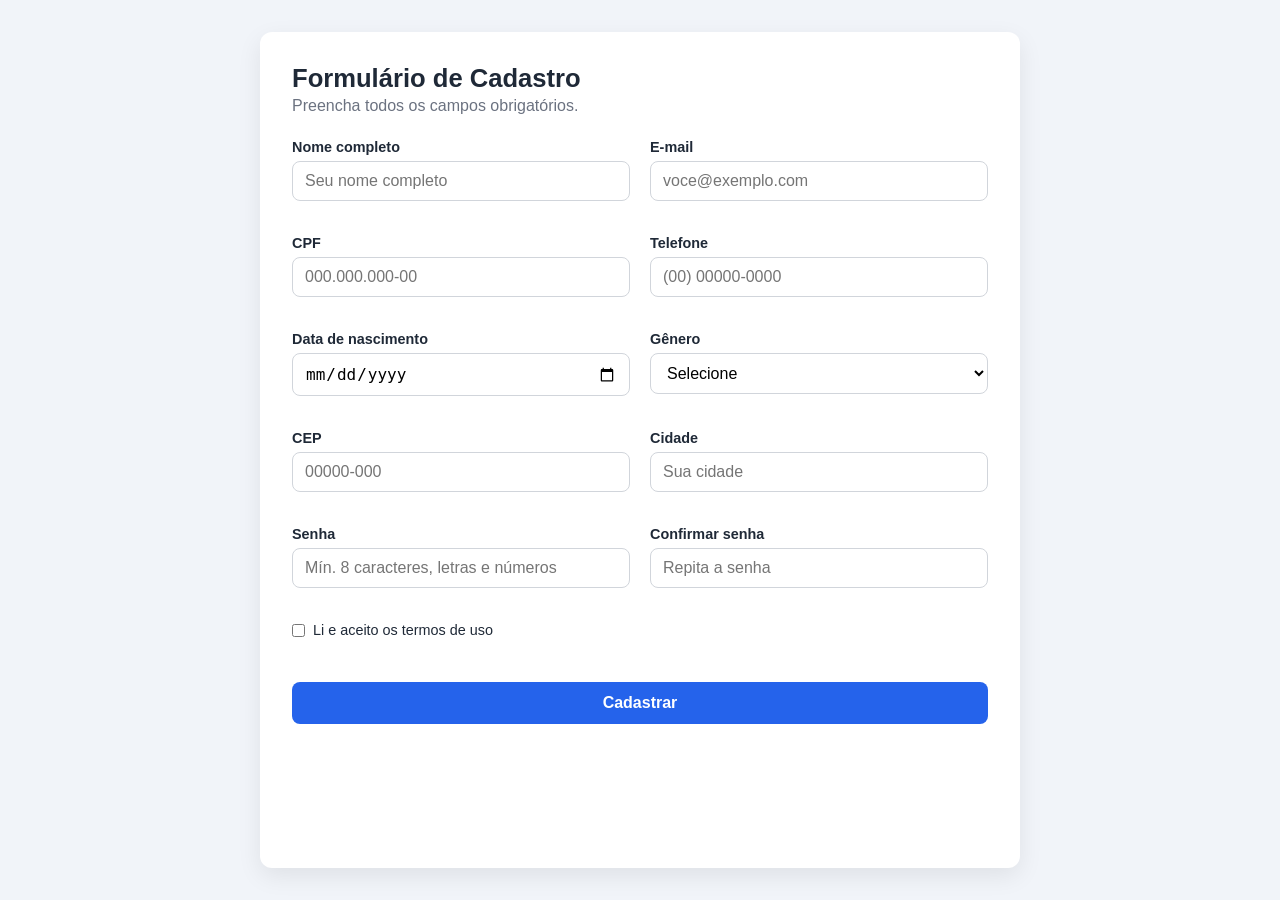
<file: atv aula 8/index.html>
<!DOCTYPE html>
<html lang="pt-BR">
<head>
  <meta charset="UTF-8">
  <meta name="viewport" content="width=device-width, initial-scale=1.0">
  <title>Cadastro</title>
  <link rel="stylesheet" href="style.css">
</head>
<body>
  <main class="container">
    <h1>Formulário de Cadastro</h1>
    <p class="subtitulo">Preencha todos os campos obrigatórios.</p>

    <form id="formCadastro" novalidate>
      <div class="grid">
        <div class="campo">
          <label for="nome">Nome completo</label>
          <input type="text" id="nome" name="nome" placeholder="Seu nome completo">
          <span class="erro" id="erro-nome"></span>
        </div>

        <div class="campo">
          <label for="email">E-mail</label>
          <input type="email" id="email" name="email" placeholder="voce@exemplo.com">
          <span class="erro" id="erro-email"></span>
        </div>

        <div class="campo">
          <label for="cpf">CPF</label>
          <input type="text" id="cpf" name="cpf" placeholder="000.000.000-00" maxlength="14" inputmode="numeric">
          <span class="erro" id="erro-cpf"></span>
        </div>

        <div class="campo">
          <label for="telefone">Telefone</label>
          <input type="text" id="telefone" name="telefone" placeholder="(00) 00000-0000" maxlength="15" inputmode="numeric">
          <span class="erro" id="erro-telefone"></span>
        </div>

        <div class="campo">
          <label for="nascimento">Data de nascimento</label>
          <input type="date" id="nascimento" name="nascimento">
          <span class="erro" id="erro-nascimento"></span>
        </div>

        <div class="campo">
          <label for="genero">Gênero</label>
          <select id="genero" name="genero">
            <option value="">Selecione</option>
            <option value="feminino">Feminino</option>
            <option value="masculino">Masculino</option>
            <option value="outro">Outro</option>
            <option value="nao-informar">Prefiro não informar</option>
          </select>
          <span class="erro" id="erro-genero"></span>
        </div>

        <div class="campo">
          <label for="cep">CEP</label>
          <input type="text" id="cep" name="cep" placeholder="00000-000" maxlength="9" inputmode="numeric">
          <span class="erro" id="erro-cep"></span>
        </div>

        <div class="campo">
          <label for="cidade">Cidade</label>
          <input type="text" id="cidade" name="cidade" placeholder="Sua cidade">
          <span class="erro" id="erro-cidade"></span>
        </div>

        <div class="campo">
          <label for="senha">Senha</label>
          <input type="password" id="senha" name="senha" placeholder="Mín. 8 caracteres, letras e números">
          <span class="erro" id="erro-senha"></span>
        </div>

        <div class="campo">
          <label for="confirmaSenha">Confirmar senha</label>
          <input type="password" id="confirmaSenha" name="confirmaSenha" placeholder="Repita a senha">
          <span class="erro" id="erro-confirmaSenha"></span>
        </div>
      </div>

      <div class="campo termos">
        <label class="checkbox">
          <input type="checkbox" id="termos" name="termos">
          <span>Li e aceito os termos de uso</span>
        </label>
        <span class="erro" id="erro-termos"></span>
      </div>

      <button type="submit" id="btnEnviar">Cadastrar</button>
    </form>
  </main>

  <script src="script.js"></script>
</body>
</html>
</file>
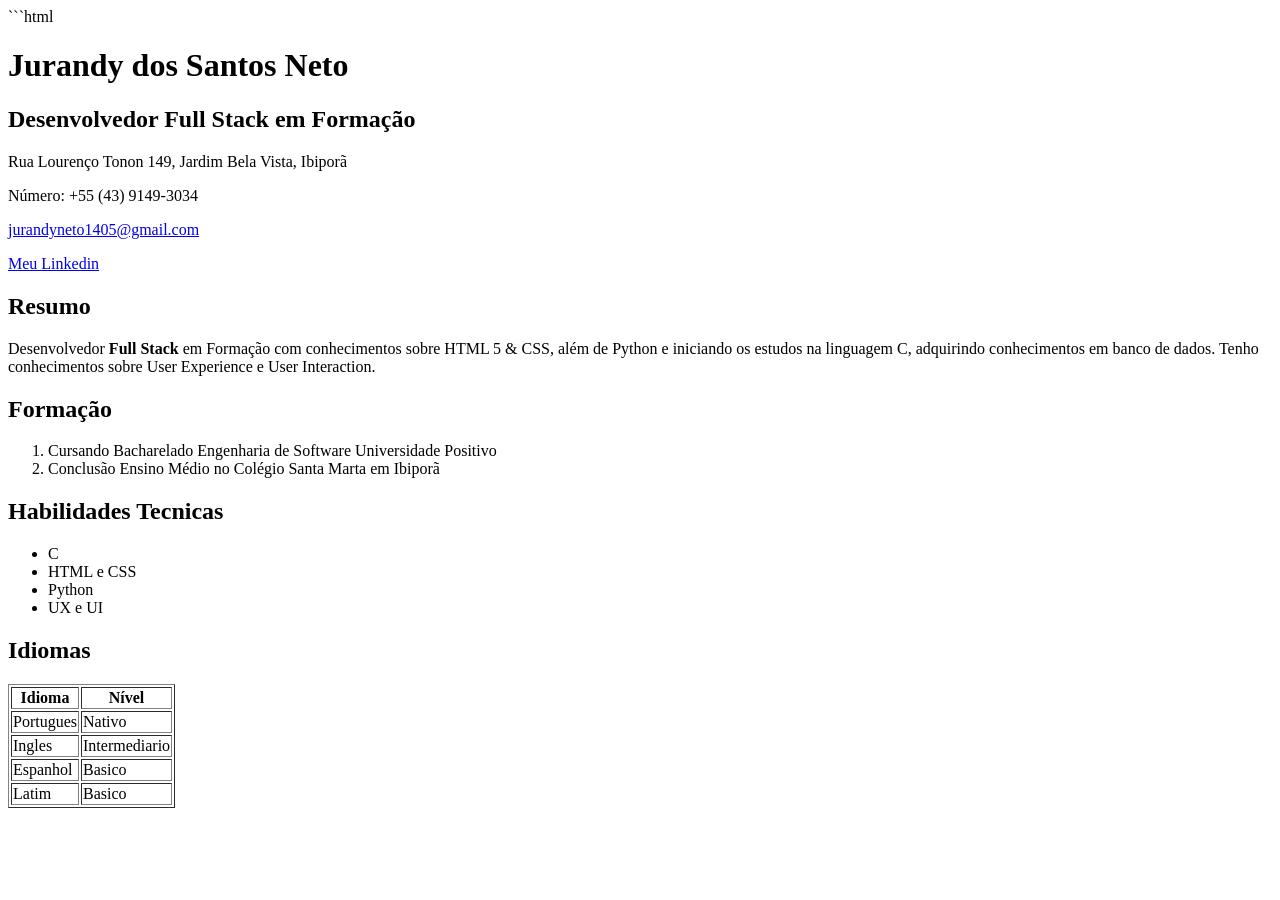
<file: Aula 2/index.html>
```html
<!DOCTYPE html>
<html lang="pt-br">
<head>
    <meta charset="UTF-8">
    <title>Currículo Jurandy dos Santos Neto</title>
</head>
<body>
    <div id="cabecalho">
        <h1>Jurandy dos Santos Neto</h1>

        <h2>Desenvolvedor Full Stack em Formação</h2>

        <p>
            Rua Lourenço Tonon 149, Jardim Bela Vista, Ibiporã
        </p>

        <p>
            Número: +55 (43) 9149-3034
        </p>

        <p>
            <a href="mailto:jurandyneto1405@gmail.com">
                jurandyneto1405@gmail.com
            </a>
        </p>

        <p>
            <a href="https://www.linkedin.com/in/jurandysantosneto">
                Meu Linkedin
            </a>
        </p>
    </div>

    <div id="corpo">
        <div id="Resumo">
            <h2>Resumo</h2>
            <p>
                Desenvolvedor <b>Full Stack</b> em Formação com conhecimentos
                sobre HTML 5 & CSS, além de Python e iniciando os estudos na
                linguagem C, adquirindo conhecimentos em banco de dados.
                Tenho conhecimentos sobre User Experience e User Interaction.
            </p>
        </div>

        <div id="Formação">
            <h2>Formação</h2>
            <ol>
                <li>
                    Cursando Bacharelado Engenharia de Software
                    Universidade Positivo
                </li>
                <li>
                    Conclusão Ensino Médio no Colégio Santa Marta em Ibiporã
                </li>
            </ol>
        </div>

        <div id="Habilidades Tecnicas">
            <h2>Habilidades Tecnicas</h2>
            <ul>
                <li>C</li>
                <li>HTML e CSS</li>
                <li>Python</li>
                <li>UX e UI</li>
            </ul>
        </div>

        <div id="idomas">
            <h2>Idiomas</h2>
            <table border="1">
                <tr>
                    <th>Idioma</th>
                    <th>Nível</th>
                </tr>
                <tr>
                    <td>Portugues</td>
                    <td>Nativo</td>
                </tr>
                <tr>
                    <td>Ingles</td>
                    <td>Intermediario</td>
                </tr>
                <tr>
                    <td>Espanhol</td>
                    <td>Basico</td>
                </tr>
                <tr>
                    <td>Latim</td>
                    <td>Basico</td>
                </tr>
            </table>
        </div>
    </div>
</body>
</html>
</file>
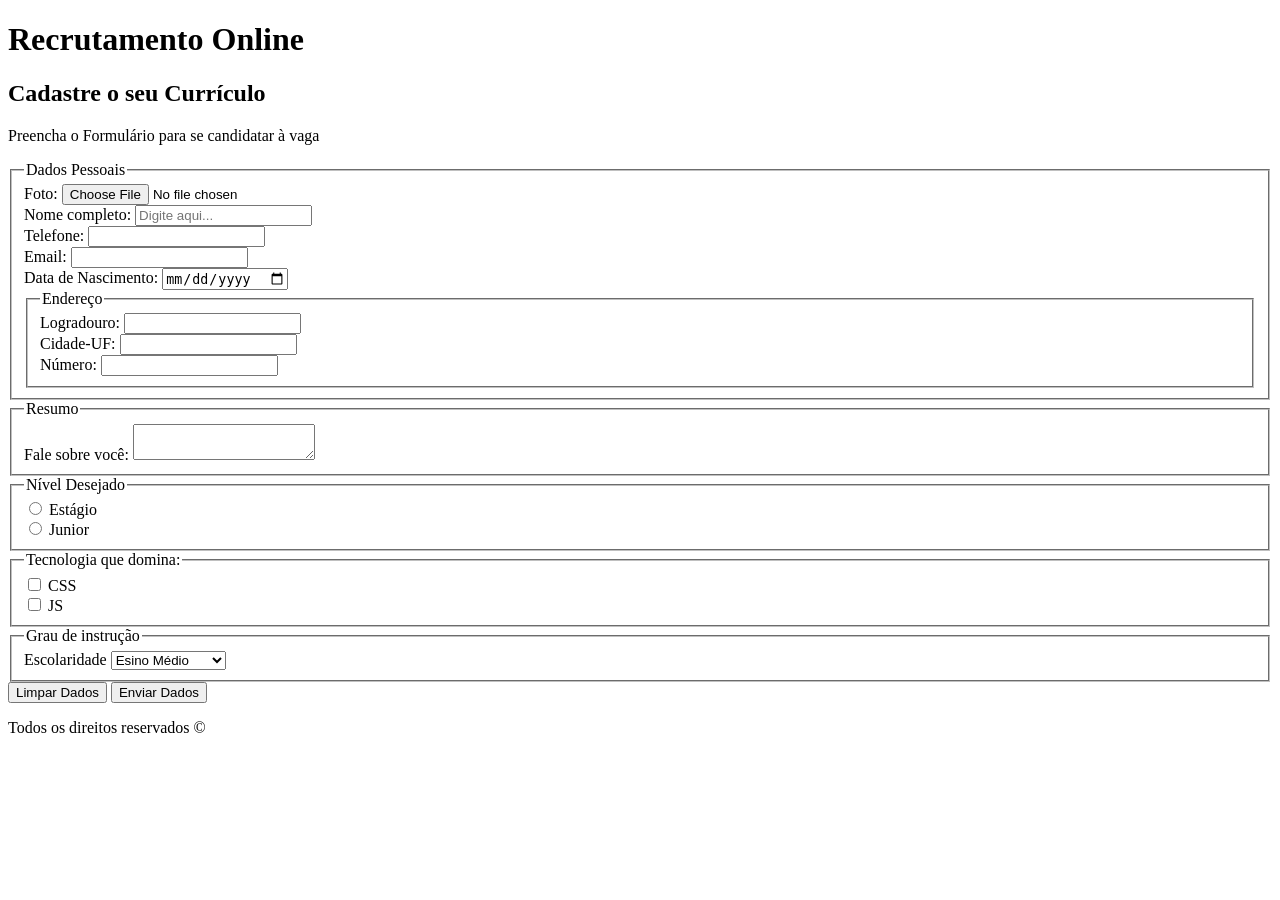
<file: Aula 3/index.html>
<!DOCTYPE html>
<html lang="pt-br">
    <head>
        <title>Recrutamento Online</title>
        <meta charset="UTF-8">
    </head>
    <body>
        <header>
            <h1>Recrutamento Online</h1>
        </header>
        <main>
            <section>
                <h2>Cadastre o seu Currículo</h2>
                <form action="https://postman-echo.com/post" method="post" enctype="multipart/form-data">
                    <p>Preencha o Formulário para se candidatar à vaga</p>
                    <fieldset>
                        <legend>Dados Pessoais</legend>
                        <div>
                            <label for="foto_id">Foto:</label>
                            <input id="foto" name="foto" type="file" accept="imagem/*">
                        </div>

                        <div>
                         <label for="nome_id">Nome completo:</label>
                         <input id="nome_id" name="nome" type="text" placeholder="Digite aqui...">
                        </div>

                        <div>
                         <label for="telefone_id">Telefone:</label>
                         <input id="telefone_id" name="telefone" type="tel" required>
                        </div>

                        <div>
                            <label for="email_id">Email:</label>
                            <input id="email_id" name="email" type="email">
                        </div>

                        <div>
                            <label for="data_nasc_id">Data de Nascimento:</label>
                            <input id="data_nasc_id" name="data_nasc" type="date">
                        </div>

                        <fieldset>
                            <legend>Endereço</legend>

                            <div>
                                <label for="logradouro_id">Logradouro:</label>
                                <input id="logradouro_id" name="logradouro" type="text">
                            </div>

                            <div>
                                <label for="cidade_id">Cidade-UF:</label>
                                <input id="cidade_id" name="cidade" type="text">
                            </div>

                            <div>
                                <label for="numero_id">Número:</label>
                                <input id="numero_id" name="numero" type="number">
                            </div>

                        </fieldset>

                    </fieldset>
                    <fieldset>
                        <legend>Resumo</legend>
                        <div>
                            <label for="resumo_id">Fale sobre você:</label>
                            <textarea id="resumo_id" name="resumo"></textarea>
                        </div>
                    </fieldset>

                    <fieldset>
                        <legend>Nível Desejado</legend>
                        <div>
                            <input id="nivel_estagio_id"
                                   name="nivel"
                                   type="radio"
                                   value="estagio">
                            <label for="nivel_estagio_id">Estágio</label>
                        </div>
                        
                        <div>
                            <input id="nivel_junior_id"
                                   name="nivel"
                                   type="radio"
                                   value="junior">
                            <label for="nivel_junior_id">Junior</label>
                        </div>
                    </fieldset>
                    <fieldset>
                        <legend>Tecnologia que domina:</legend>
                        <div>
                            <input id="tec_html_id"
                                    name="tecnologia"
                                    type="checkbox"
                                    value="css">
                            <label for="tec_css_id">CSS</label>
                        </div>
                        <div>
                            <input id="tec_js_id"
                                    name="tecnologia"
                                    type="checkbox"
                                    value="js">
                            <label for="tec_js_id">JS</label>
                        </div>
                    </fieldset>

                    <fieldset>
                        <legend>Grau de instrução</legend>
                        <div>
                            <label for="escolaridade_id">Escolaridade</label>
                            <select id="escolaridade_id" name="escolaridade">
                                <option value="medio">Esino Médio</option>
                                <option value="graduacao">Graduação</option>
                                <option value="pos">Pós Graduação</option>
                            </select>
                        </div>
                    </fieldset>
                    <div>
                        <button type="reset">Limpar Dados</button>
                        <button type="submit">Enviar Dados</button>
                    </div>
                </form>
            </section>
        </main>
        <footer>
            <p>Todos os direitos reservados &copy;</p>
        </footer>
    </body>
</html>
</file>
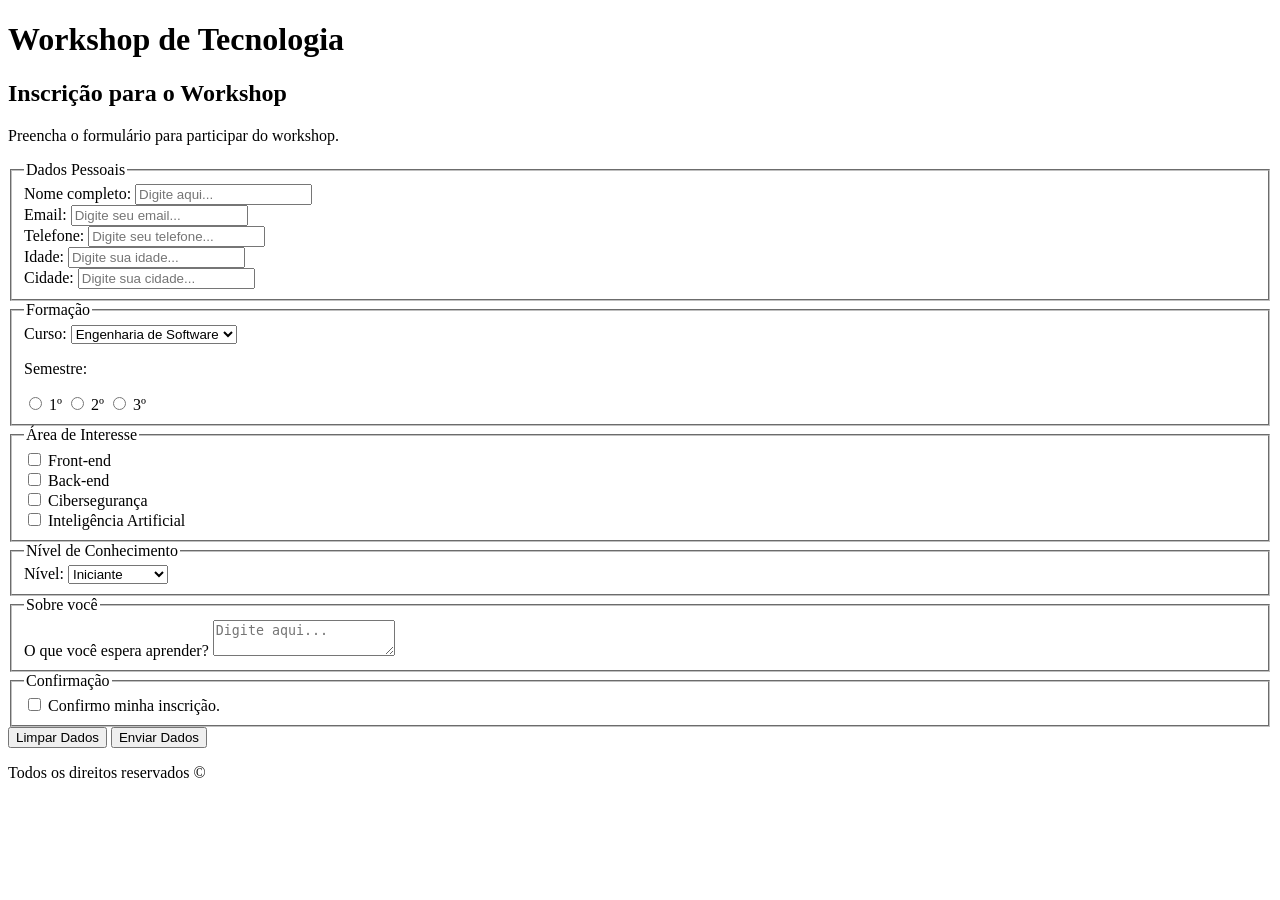
<file: Aula 4/index.html>
<!DOCTYPE html>
<html lang="pt-br">
    <head>
        <title>Workshop de Tecnologia</title>
        <meta charset="UTF-8">
    </head>

    <body>

        <header>
            <h1>Workshop de Tecnologia</h1>
        </header>

        <main>
            <section>

                <h2>Inscrição para o Workshop</h2>

                <form action="https://postman-echo.com/post" method="post">

                    <p>Preencha o formulário para participar do workshop.</p>

                    <fieldset>
                        <legend>Dados Pessoais</legend>

                        <div>
                            <label for="nome_id">Nome completo:</label>
                            <input
                                id="nome_id"
                                name="nome"
                                type="text"
                                placeholder="Digite aqui..."
                                required>
                        </div>

                        <div>
                            <label for="email_id">Email:</label>
                            <input
                                id="email_id"
                                name="email"
                                type="email"
                                placeholder="Digite seu email..."
                                pattern=".+@.+"
                                required>
                        </div>

                        <div>
                            <label for="telefone_id">Telefone:</label>
                            <input
                                id="telefone_id"
                                name="telefone"
                                type="tel"
                                placeholder="Digite seu telefone..."
                                required>
                        </div>

                        <div>
                            <label for="idade_id">Idade:</label>
                            <input
                                id="idade_id"
                                name="idade"
                                type="number"
                                placeholder="Digite sua idade...">
                        </div>

                        <div>
                            <label for="cidade_id">Cidade:</label>
                            <input
                                id="cidade_id"
                                name="cidade"
                                type="text"
                                placeholder="Digite sua cidade...">
                        </div>

                    </fieldset>

                    <fieldset>
                        <legend>Formação</legend>

                        <div>
                            <label for="curso_id">Curso:</label>

                            <select
                                id="curso_id"
                                name="curso">

                                <option value="engenharia-software">
                                    Engenharia de Software
                                </option>

                                <option value="ciencia-computacao">
                                    Ciência da Computação
                                </option>

                                <option value="sistemas-informacao">
                                    Sistemas de Informação
                                </option>

                            </select>
                        </div>

                        <div>
                            <p>Semestre:</p>

                            <input
                                id="semestre_1"
                                name="semestre"
                                type="radio"
                                value="1">

                            <label for="semestre_1">1º</label>

                            <input
                                id="semestre_2"
                                name="semestre"
                                type="radio"
                                value="2">

                            <label for="semestre_2">2º</label>

                            <input
                                id="semestre_3"
                                name="semestre"
                                type="radio"
                                value="3">

                            <label for="semestre_3">3º</label>

                        </div>

                    </fieldset>

                    <fieldset>
                        <legend>Área de Interesse</legend>

                        <div>
                            <input
                                id="frontend_id"
                                name="interesse"
                                type="checkbox"
                                value="frontend">

                            <label for="frontend_id">
                                Front-end
                            </label>
                        </div>

                        <div>
                            <input
                                id="backend_id"
                                name="interesse"
                                type="checkbox"
                                value="backend">

                            <label for="backend_id">
                                Back-end
                            </label>
                        </div>

                        <div>
                            <input
                                id="cyber_id"
                                name="interesse"
                                type="checkbox"
                                value="ciberseguranca">

                            <label for="cyber_id">
                                Cibersegurança
                            </label>
                        </div>

                        <div>
                            <input
                                id="ia_id"
                                name="interesse"
                                type="checkbox"
                                value="ia">

                            <label for="ia_id">
                                Inteligência Artificial
                            </label>
                        </div>

                    </fieldset>

                    <fieldset>
                        <legend>Nível de Conhecimento</legend>

                        <div>
                            <label for="nivel_id">
                                Nível:
                            </label>

                            <select
                                id="nivel_id"
                                name="nivel">

                                <option value="iniciante">
                                    Iniciante
                                </option>

                                <option value="intermediario">
                                    Intermediário
                                </option>

                                <option value="avancado">
                                    Avançado
                                </option>

                            </select>
                        </div>

                    </fieldset>

                    <fieldset>
                        <legend>Sobre você</legend>

                        <div>
                            <label for="resumo_id">
                                O que você espera aprender?
                            </label>

                            <textarea
                                id="resumo_id"
                                name="resumo"
                                placeholder="Digite aqui..."></textarea>
                        </div>

                    </fieldset>

                    <fieldset>
                        <legend>Confirmação</legend>

                        <div>
                            <input
                                id="termos_id"
                                name="termos"
                                type="checkbox"
                                required>

                            <label for="termos_id">
                                Confirmo minha inscrição.
                            </label>
                        </div>

                    </fieldset>

                    <div>
                        <button type="reset">
                            Limpar Dados
                        </button>

                        <button type="submit">
                            Enviar Dados
                        </button>
                    </div>

                </form>

            </section>
        </main>

        <footer>
            <p>Todos os direitos reservados &copy;</p>
        </footer>

    </body>
</html>
</file>
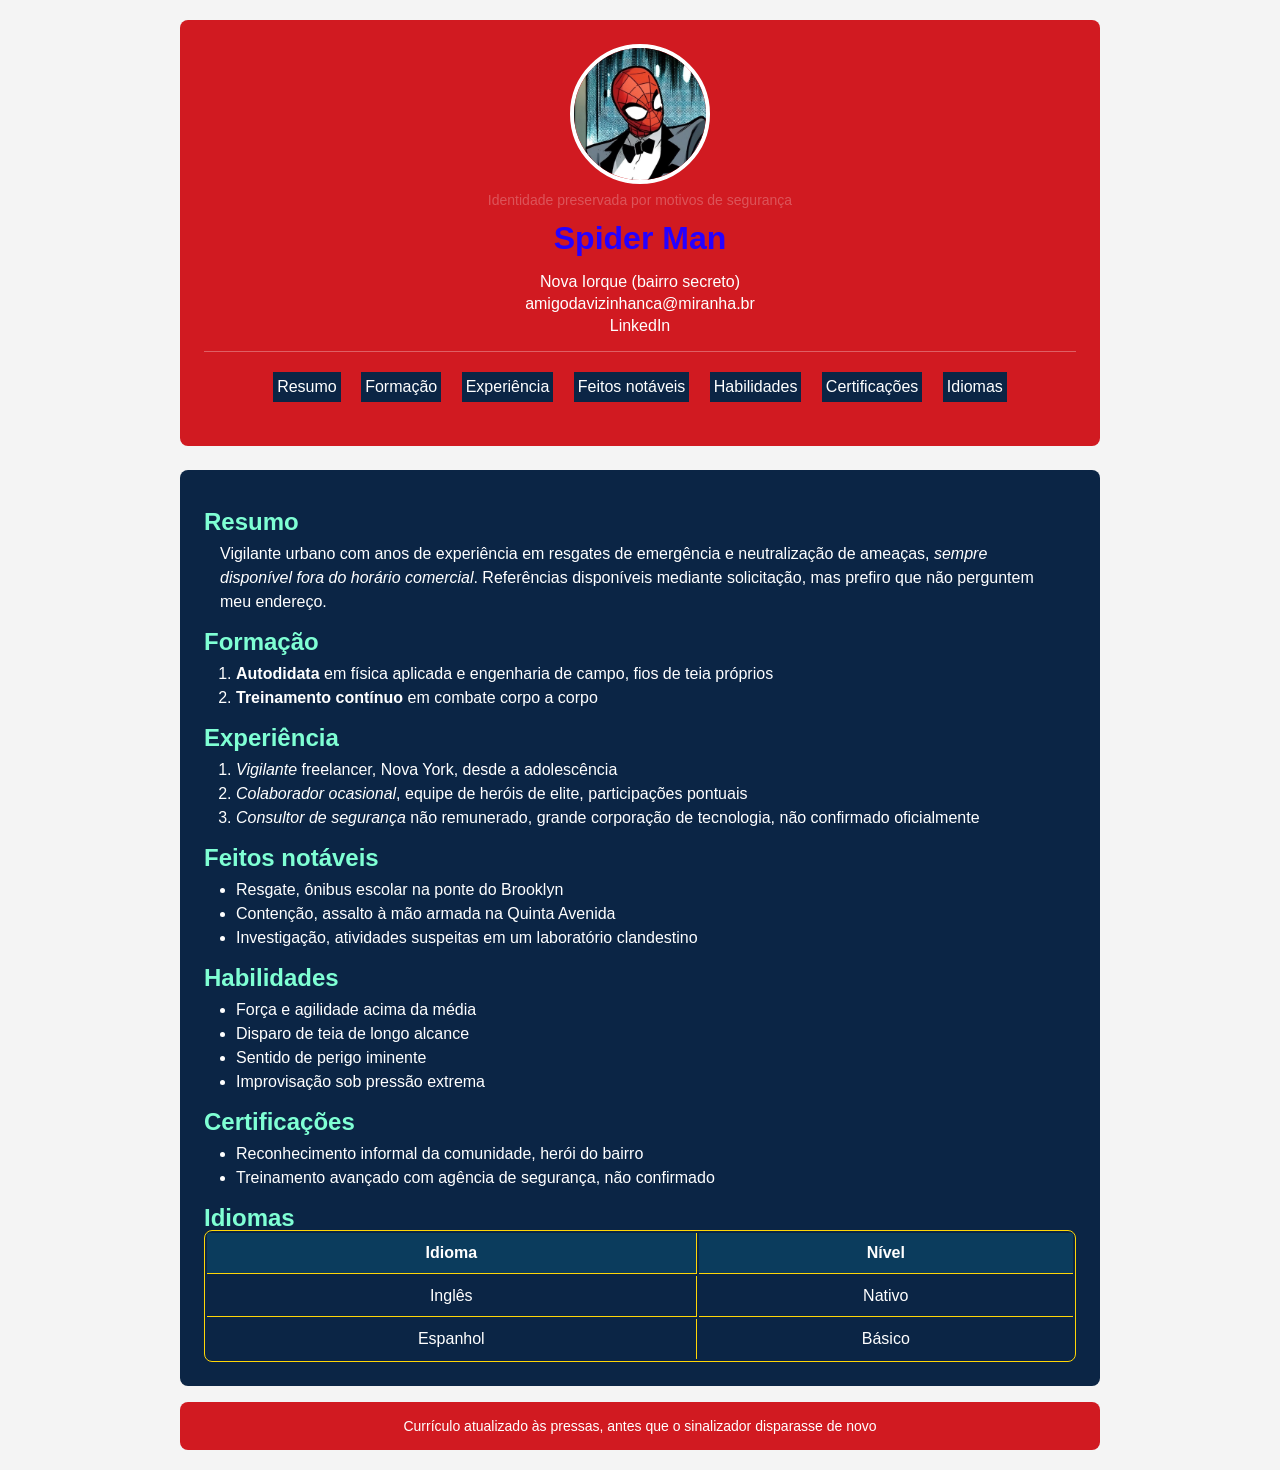
<file: Aula 5/index.html>
<!DOCTYPE html>
<html lang="pt-br">
<head>
  <meta charset="UTF-8" />
  <meta name="viewport" content="width=device-width, initial-scale=1.0" />
  <title>Currículo Spider-Man</title>
  <link rel="stylesheet" href="./styles/global.css">
</head>
<body>
  <header>
    <figure>
      <img src="./images/miranha.jpg" alt="Foto de perfil, pessoa mascarada com traje vermelho e azul" />
      <figcaption>Identidade preservada por motivos de segurança</figcaption>
    </figure>
    <h1 style="color: rgb(38, 0, 255);">Spider Man</h1>
    <div class="header-info">
      <p>Nova Iorque (bairro secreto)</p>
      <p>
        <a href="mailto:amigodavizinhanca@miranha.br">amigodavizinhanca@miranha.br</a>
      </p>
      <p>
        <a href="https://www.linkedin.com/in/miranha/">LinkedIn</a>
      </p>
      <nav>
        <ul>
          <li><a href="#resumo">Resumo</a></li>
          <li><a href="#formacao">Formação</a></li>
          <li><a href="#experiencia">Experiência</a></li>
          <li><a href="#feitos">Feitos notáveis</a></li>
          <li><a href="#habilidades">Habilidades</a></li>
          <li><a href="#certificacoes">Certificações</a></li>
          <li><a href="#idiomas">Idiomas</a></li>
        </ul>
      </nav>
    </div>
  </header>

  <main>
    <section id="resumo">
      <h2>Resumo</h2>
      <p>
        Vigilante urbano com anos de experiência em resgates de emergência e neutralização de ameaças,
        <em>sempre disponível fora do horário comercial</em>. Referências disponíveis mediante solicitação,
        mas prefiro que não perguntem meu endereço.
      </p>
    </section>

    <section id="formacao">
      <h2>Formação</h2>
      <ol>
        <li><strong>Autodidata</strong> em física aplicada e engenharia de campo, fios de teia próprios</li>
        <li><strong>Treinamento contínuo</strong> em combate corpo a corpo</li>
      </ol>
    </section>

    <section id="experiencia">
      <h2>Experiência</h2>
      <ol>
        <li><em>Vigilante</em> freelancer, Nova York, desde a adolescência</li>
        <li><em>Colaborador ocasional</em>, equipe de heróis de elite, participações pontuais</li>
        <li><em>Consultor de segurança</em> não remunerado, grande corporação de tecnologia, não confirmado oficialmente</li>
      </ol>
    </section>

    <section id="feitos">
      <h2>Feitos notáveis</h2>
      <ul>
        <li>Resgate, ônibus escolar na ponte do Brooklyn</li>
        <li>Contenção, assalto à mão armada na Quinta Avenida</li>
        <li>Investigação, atividades suspeitas em um laboratório clandestino</li>
      </ul>
    </section>

    <section id="habilidades">
      <h2>Habilidades</h2>
      <ul>
        <li>Força e agilidade acima da média</li>
        <li>Disparo de teia de longo alcance</li>
        <li>Sentido de perigo iminente</li>
        <li>Improvisação sob pressão extrema</li>
      </ul>
    </section>

    <section id="certificacoes">
      <h2>Certificações</h2>
      <ul>
        <li>Reconhecimento informal da comunidade, herói do bairro</li>
        <li>Treinamento avançado com agência de segurança, não confirmado</li>
      </ul>
    </section>

    <section id="idiomas">
      <h2>Idiomas</h2>
      <table>
        <thead>
          <tr>
            <th scope="col">Idioma</th>
            <th scope="col">Nível</th>
          </tr>
        </thead>
        <tbody>
          <tr>
            <td>Inglês</td>
            <td>Nativo</td>
          </tr>
          <tr>
            <td>Espanhol</td>
            <td>Básico</td>
          </tr>
        </tbody>
      </table>
    </section>
  </main>

  <footer>
    <p>Currículo atualizado às pressas, antes que o sinalizador disparasse de novo</p>
  </footer>
</body>

</html>
</file>
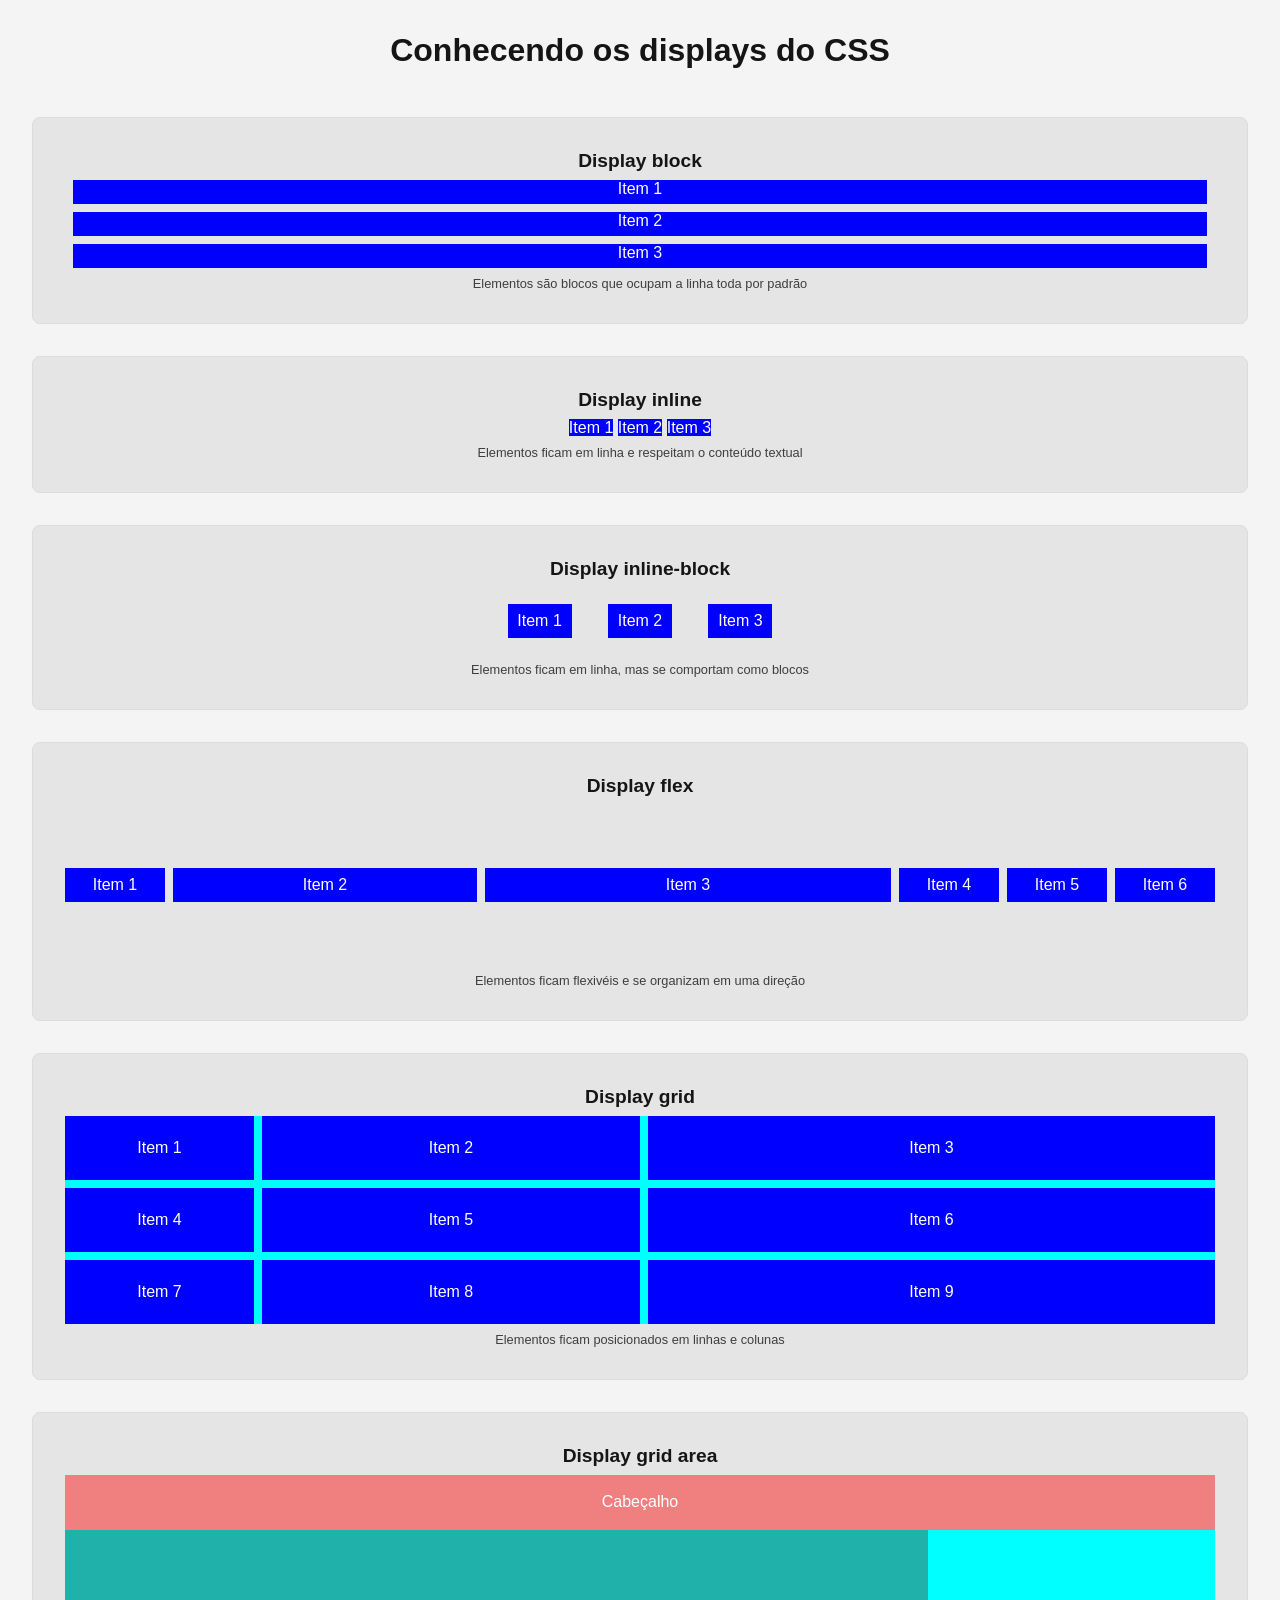
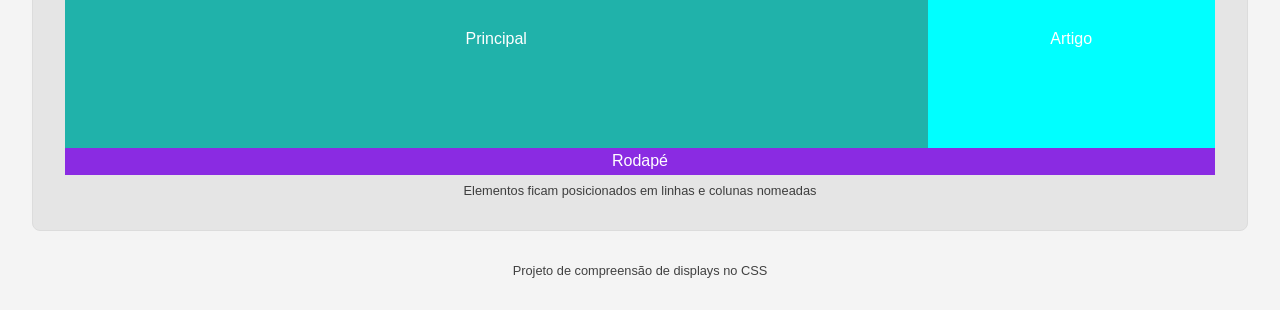
<file: aula-6/exemplos/index.html>
<!DOCTYPE html>
<html lang="pt-br">
<head>
  <meta charset="UTF-8">
  <meta name="viewport" content="width=device-width, initial-scale=1.0">
  <link rel="stylesheet" href="./styles/global.css">
  <link rel="icon" href="./images/block.png" type="image/x-icon">
  <title>Conhecendo os displays</title>
</head>
<body>
  <header>
    <h1>Conhecendo os displays do CSS</h1>
  </header>
  <main>
    <section>
      <h2>Display block</h2>
      <div class="container-block">
        <div class="item">Item 1</div>
        <div class="item">Item 2</div>
        <div class="item">Item 3</div>
      </div>
      <p>Elementos são blocos que ocupam a linha toda por padrão</p>
    </section>

    <section>
      <h2>Display inline</h2>
      <div class="container-inline">
        <div class="item">Item 1</div>
        <div class="item">Item 2</div>
        <div class="item">Item 3</div>
      </div>
      <p>Elementos ficam em linha e respeitam o conteúdo textual</p>
    </section>

    <section>
      <h2>Display inline-block</h2>
      <div class="container-inline-block">
        <div class="item">Item 1</div>
        <div class="item">Item 2</div>
        <div class="item">Item 3</div>
      </div>
      <p>Elementos ficam em linha, mas se comportam como blocos</p>
    </section>

    <section>
      <h2>Display flex</h2>
      <div class="container-flex">
        <div class="item">Item 1</div>
        <div id="item-2" class="item">Item 2</div>
        <div id="item-3" class="item">Item 3</div>
        <div class="item">Item 4</div>
        <div class="item">Item 5</div>
        <div class="item">Item 6</div>
      </div>  
      <p>Elementos ficam flexivéis e se organizam em uma direção</p>
    </section>
    
    <section>
      <h2>Display grid</h2>
      <div class="container-grid">
        <div class="item">Item 1</div>
        <div class="item">Item 2</div>
        <div class="item">Item 3</div>
        <div class="item">Item 4</div>
        <div class="item">Item 5</div>
        <div class="item">Item 6</div>
        <div class="item">Item 7</div>
        <div class="item">Item 8</div>
        <div class="item">Item 9</div>
      </div>  
      <p>Elementos ficam posicionados em linhas e colunas</p>
    </section>

    <section>
      <h2>Display grid area</h2>
      <div class="container-grid-area">
        <div class="item item-cabecalho">Cabeçalho</div>
        <div class="item item-principal">Principal</div>
        <div class="item item-artigo">Artigo</div>
        <div class="item item-rodape">Rodapé</div>
      </div>
      <p>Elementos ficam posicionados em linhas e colunas nomeadas</p>
    </section>

  </main>
  <footer>
    <p>Projeto de compreensão de displays no CSS</p>
  </footer>
</body>
</html>
</file>
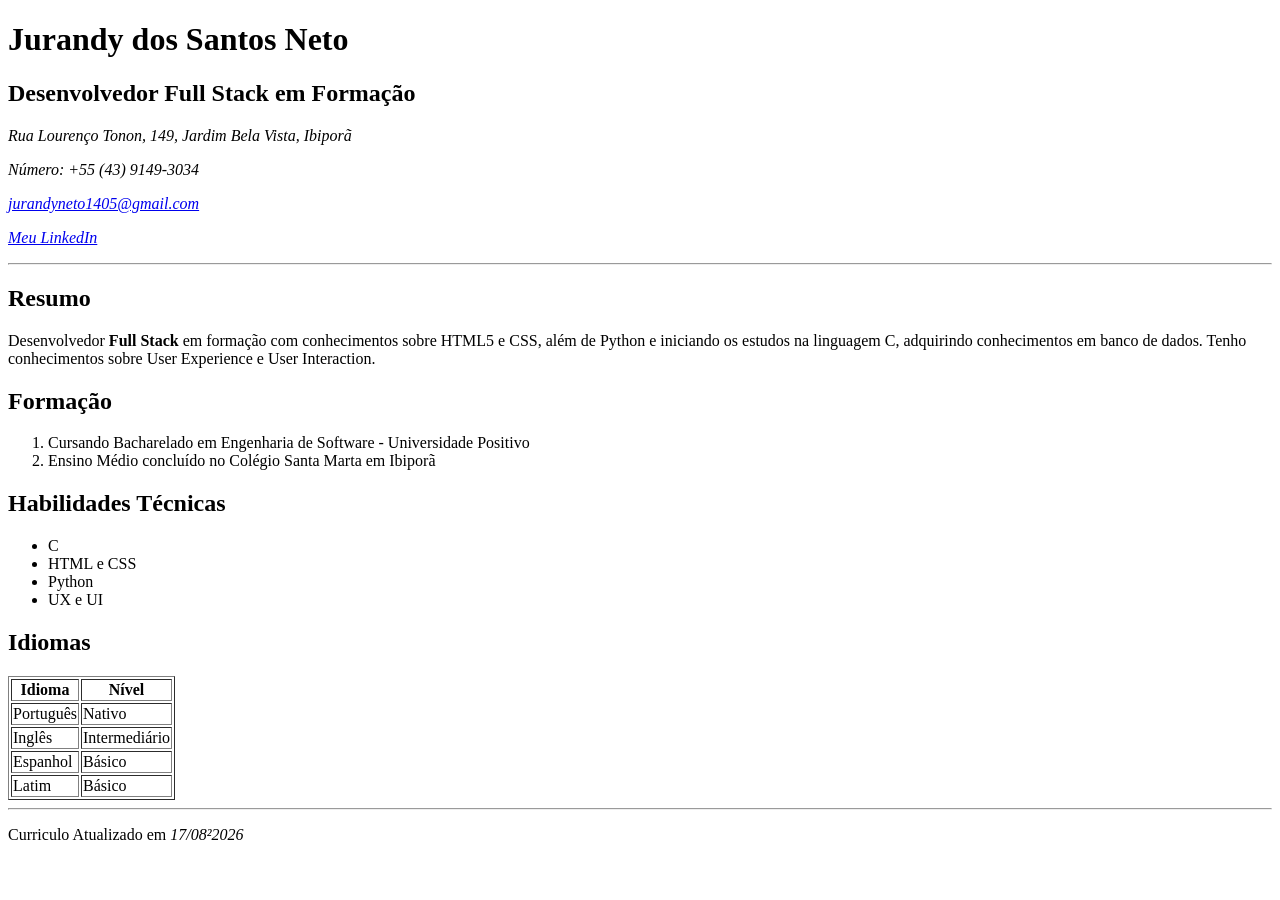
<file: Aula 2/index.semantica.html>
<!doctype html>
<html lang="pt-br">
  <head>
    <meta charset="UTF-8" />
    <title>Currículo Jurandy dos Santos Neto</title>
  </head>
  <body>
    <header>
      <h1>Jurandy dos Santos Neto</h1>
      <h2>Desenvolvedor Full Stack em Formação</h2>
      <address>
        <p>Rua Lourenço Tonon, 149, Jardim Bela Vista, Ibiporã</p>
        <p>Número: +55 (43) 9149-3034</p>
        <p>
          <a href="mailto:jurandyneto1405@gmail.com">
            jurandyneto1405@gmail.com
          </a>
        </p>
        <p>
          <a href="https://www.linkedin.com/in/jurandysantosneto">
            Meu LinkedIn
          </a>
        </p>
      </address>
    </header>
    <hr />
    <main>
      <section>
        <h2>Resumo</h2>
        <p>
          Desenvolvedor <strong>Full Stack</strong> em formação com
          conhecimentos sobre HTML5 e CSS, além de Python e iniciando os estudos
          na linguagem C, adquirindo conhecimentos em banco de dados. Tenho
          conhecimentos sobre User Experience e User Interaction.
        </p>
      </section>
      <section>
        <h2>Formação</h2>
        <ol>
          <li>
            Cursando Bacharelado em Engenharia de Software - Universidade
            Positivo
          </li>

          <li>Ensino Médio concluído no Colégio Santa Marta em Ibiporã</li>
        </ol>
      </section>
      <section>
        <h2>Habilidades Técnicas</h2>
        <ul>
          <li>C</li>
          <li>HTML e CSS</li>
          <li>Python</li>
          <li>UX e UI</li>
        </ul>
      </section>
      <section>
        <h2>Idiomas</h2>
        <table border="1">
          <thead>
            <tr>
              <th>Idioma</th>
              <th>Nível</th>
            </tr>
          </thead>

          <tbody>
            <tr>
              <td>Português</td>
              <td>Nativo</td>
            </tr>

            <tr>
              <td>Inglês</td>
              <td>Intermediário</td>
            </tr>

            <tr>
              <td>Espanhol</td>
              <td>Básico</td>
            </tr>

            <tr>
              <td>Latim</td>
              <td>Básico</td>
            </tr>
          </tbody>
        </table>
      </section>
    </main>
    <hr>
    <footer>
        <p>Curriculo Atualizado em <i> 17/08²2026</i></p>
    </footer>
  </body>
</html>
</file>
<file: atv aula 8/style.css>
* {
  box-sizing: border-box;
  margin: 0;
  padding: 0;
}

body {
  font-family: "Segoe UI", Roboto, Arial, sans-serif;
  background: #f1f4f9;
  color: #1f2937;
  min-height: 100vh;
  display: flex;
  justify-content: center;
  padding: 32px 16px;
}

.container {
  background: #ffffff;
  width: 100%;
  max-width: 760px;
  padding: 32px;
  border-radius: 12px;
  box-shadow: 0 8px 24px rgba(0, 0, 0, 0.08);
}

h1 {
  font-size: 1.6rem;
  margin-bottom: 4px;
}

.subtitulo {
  color: #6b7280;
  margin-bottom: 24px;
}

.grid {
  display: grid;
  grid-template-columns: repeat(2, 1fr);
  gap: 16px 20px;
}

.campo {
  display: flex;
  flex-direction: column;
}

label {
  font-size: 0.9rem;
  font-weight: 600;
  margin-bottom: 6px;
}

input[type="text"],
input[type="email"],
input[type="password"],
input[type="date"],
select {
  padding: 10px 12px;
  border: 1px solid #d1d5db;
  border-radius: 8px;
  font-size: 1rem;
  background: #fff;
  transition: border-color 0.2s, box-shadow 0.2s;
}

input:focus,
select:focus {
  outline: none;
  border-color: #2563eb;
  box-shadow: 0 0 0 3px rgba(37, 99, 235, 0.15);
}

.campo.invalido input,
.campo.invalido select {
  border-color: #dc2626;
}

.campo.valido input,
.campo.valido select {
  border-color: #16a34a;
}

.erro {
  color: #dc2626;
  font-size: 0.8rem;
  min-height: 1.1em;
  margin-top: 4px;
}

.termos {
  margin-top: 16px;
}

.checkbox {
  display: flex;
  align-items: center;
  gap: 8px;
  font-weight: 400;
  cursor: pointer;
}

button {
  margin-top: 20px;
  width: 100%;
  padding: 12px;
  background: #2563eb;
  color: #fff;
  font-size: 1rem;
  font-weight: 600;
  border: none;
  border-radius: 8px;
  cursor: pointer;
  transition: background 0.2s;
}

button:hover {
  background: #1d4ed8;
}

button:disabled {
  background: #93a3c4;
  cursor: not-allowed;
}

@media (max-width: 600px) {
  .grid {
    grid-template-columns: 1fr;
  }

  .container {
    padding: 20px;
  }
}
</file>
<file: Aula 5/styles/global.css>
* {
    margin: 0;
    padding: 0;
    box-sizing: border-box;
}

body {
    font-size: 16px;
    font-family: Arial, Helvetica, sans-serif;
    color: #1a1a1a;
    background-color: #f4f4f4;
    padding: 1.25rem;
    max-width: 60rem;
    margin: auto;
}

header {
    background-color: #d11a21;
    color: #ffffff;
    padding: 1.5rem;
    border-radius: 0.5rem;
    text-align: center;
}
header img {
    width: 8.75rem;
    height: 8.75rem;
    border-radius: 50%;
    border: 0.25rem solid #ffffff;
}
header figcaption {
    font-size: 0.875rem;
    opacity: 0.25;
    margin-top: 0.25rem;
}
header h1 {
    margin-top: 0.75rem;
    font-size: 2rem;
}
.header-info {
    margin-top: 1rem;
}

header p {
    margin-top: 0.25rem;
}

header a {
    color: inherit;
    text-decoration: none;
}
header a:hover {
    opacity: 0.8;
    cursor: pointer;
    color: #ffd607;
    transition: 0.5s;
}

nav {
    margin-top: 1rem;
    padding: 1rem;
    border-top: 0.0625rem solid rgba(255, 255, 255, 0.3);
}
nav ul {
    list-style: none;
}

nav li {
    display: inline-block;
    margin: 0.25rem 0.5rem;
}

nav a {
    display : block; 
    background-color: #0b2545;
    padding: 0.375rem 0.25rem;
    border-radius: 0,25rem;
}

main {
    padding: 1.5rem;
    color: #ffffff;
    background-color: #0b2545;
    margin-top: 1.5rem;
    border-radius:0.5rem;

}
section {
    margin-top: 1rem;
    line-height: 1.5rem;
}

main section h2{
    color:aquamarine
}

section p {
    margin: 0.5rem 1rem;
}

section ul,
section ol {
    margin: 0.5rem 1rem;
    padding-left: 1rem;
}

table {
    width: 100%;
    margin-top: 0,25rem;
    border: 0.00275rem solid #ffd607;
    border-radius: 0.5rem;
}

table th {
    background-color: #0b3c5d;
}

table th,
table td {
    padding: 0.5rem;
    text-align: center;
    border-right: 0.00275rem solid #ffd607;
    border-bottom: 0.00275rem solid #ffd607;
}

table th:last-child,
table td:last-child {
    border-right: none;
}

table tr:last-child td {
    border-bottom: none;
}

footer {
    margin-top: 1rem;
    font-size: 0.875rem;
    text-align: center;
    color: white;
    background-color: #d11a21;
    padding: 1rem;
    border-radius: 0.5rem;
}
</file>
<file: aula-6/exemplos/styles/global.css>
* {
  margin: 0;
  padding: 0;
  box-sizing: border-box;
}

body {
  font-size: 16px;
  font-family: "Franklin Gothic Medium", sans-serif;
  padding: 2rem;
  background-color: #f4f4f4;
  color: #151515;
}

h1 {
  text-align: center;
  margin-bottom: 3rem;
}

h2 {
  font-size: 1.2rem;
  margin-bottom: 0.5rem;
}

p {
  opacity: 0.8;
  font-size: 0.8rem;
  margin-top: 0.5rem;
}

section {
  background-color: #e5e5e5;
  padding: 2rem;
  margin-bottom: 2rem;
  border-radius: 0.5rem;
  border: 1px solid #dcdcdc;
  text-align: center;
}

footer {
  text-align: center;
}

.item {
  background-color: blue;
  color: white;
}

.container-block .item {
  display: block;
  height: 1.5rem;
  margin: 0.5rem;
}

.container-inline .item {
  display: inline;
}

.container-inline-block .item {
  display: inline-block;
  padding: 0.5rem;
  margin: 1rem;
  width: 4rem;
}

.container-flex {
  display: flex;
  justify-content: center;
  align-items: center;
  flex-wrap: wrap;
  height: 10rem;
  gap: 0.5rem;
}

.container-flex .item {
  padding: 0.5rem;
  flex-basis: 100px;
  flex-shrink: 0;
  flex-grow: 0;
}

#item-2 {
  flex-grow: 2;
}

#item-3 {
  flex-grow: 3;
}

.container-grid {
  background-color: aqua;
  display: grid;
  grid-template-columns: 1fr 2fr 3fr;
  grid-auto-rows: minmax(4rem, auto);
  gap: 0.5rem;
}

.container-grid .item {
  display: flex;
  align-items: center;
  justify-content: center;
}

.container-grid-area {
  display: grid;
  grid-template-areas:
    "cabecalho  cabecalho"
    "principal  artigo"
    "rodape     rodape";
  grid-template-columns: 3fr 1fr;
  grid-template-rows: 1fr 4fr 0.5fr;
  height: 300px;
}

.container-grid-area div {
  display: flex;
  align-items: center;
  justify-content: center;
}

.container-grid-area .item-cabecalho {
  grid-area: cabecalho;
  background-color: lightcoral;
}

.container-grid-area .item-principal {
  grid-area: principal;
  background-color: lightseagreen;
}

.container-grid-area .item-artigo {
  grid-area: artigo;
  background-color: aqua;
}

.container-grid-area .item-rodape {
  grid-area: rodape;
  background-color: blueviolet;
}
</file>
